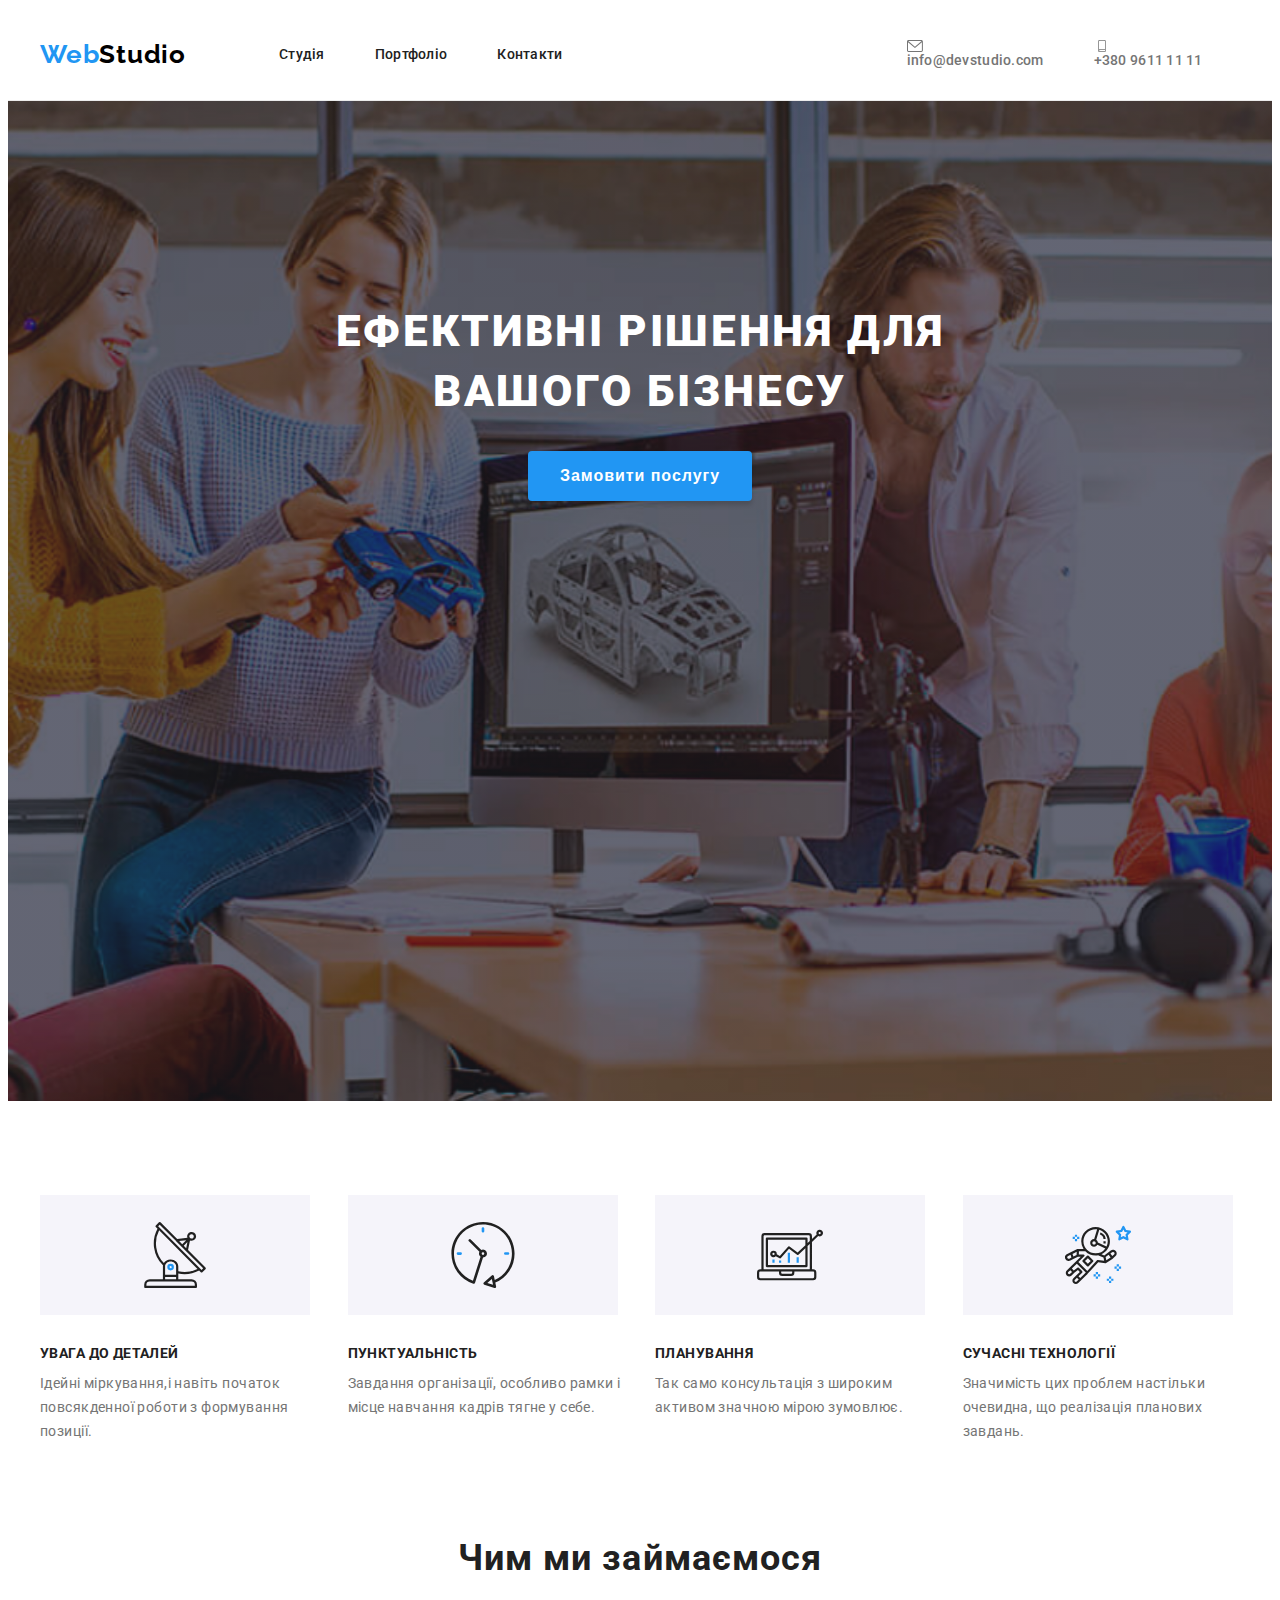
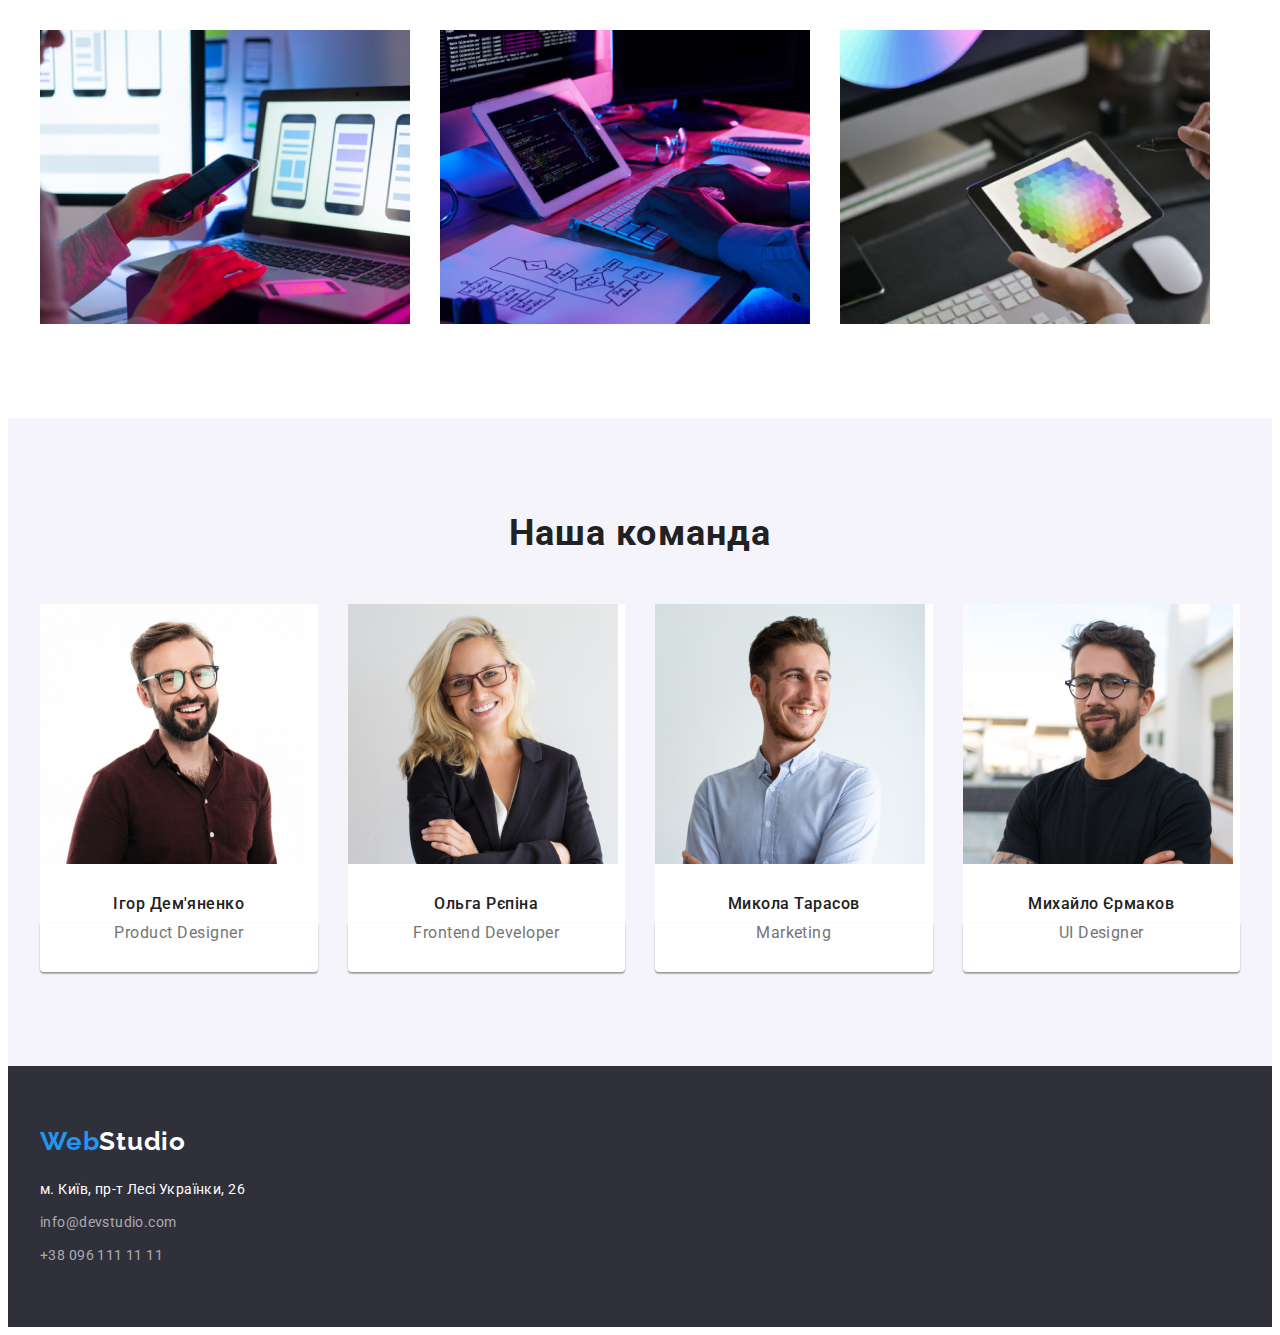
<file: index.html>
<!DOCTYPE html>
<html lang="uk">
<head>
    <meta charset="UTF-8">
    <meta http-equiv="X-UA-Compatible" content="IE=edge">
    <meta name="viewport" content="width=device-width, initial-scale=1.0">
    <title>Webstudio</title>
    <link rel="preconnect" href="https://fonts.googleapis.com">
    <link rel="preconnect" href="https://fonts.gstatic.com" crossorigin>
    <link href="https://fonts.googleapis.com/css2?family=Raleway:wght@700&family=Roboto:wght@400;500;700;900&display=swap" rel="stylesheet">
    <link rel="stylesheet" href="https://cdnjs.cloudflare.com/ajax/libs/modern-normalize/1.1.0/modern-normalize.min.css" integrity="sha512-wpPYUAdjBVSE4KJnH1VR1HeZfpl1ub8YT/NKx4PuQ5NmX2tKuGu6U/JRp5y+Y8XG2tV+wKQpNHVUX03MfMFn9Q==" crossorigin="anonymous" referrerpolicy="no-referrer" />
    <link rel="stylesheet" href="./css/style.css">
</head>
<body>
<header class="header-part">
    <div class="container header-container">
    <nav class="logo logo-container">
    <a class="header-main-part link list" href="./index.html">
        <span class="firt-part">Web</span><span class="last-part">Studio</span>
    </a>
    <ul class="nav-list list">
        <li class="header-nav-item"><a href="./index.html" class="header-nav-link link">Cтудія</a></li>
        <li class="header-nav-item"><a href="./portfolio.html" class="header-nav-link link">Портфоліо</a></li>
        <li class="header-nav-item"><a href="" class="header-nav-link link">Контакти</a></li>
    </ul>
    </nav>
    
    <ul class="header-info-list">
    <li class="header-main-list link list">
        <div class="header-info">
    <a class="header-mail-link link" 
       href="mailto:info@devstudio.com">
      <svg class="header_icon" width="16" height="12">
        <use href="./imgs/header_icon/sprite.svg#icon-email"></use>
      </svg>
      <span class="header-text">info@devstudio.com</span>
    </a>
       </div>
    <li class="header-main-list link list ">
      <a 
        class="header-tel-link link" 
        href="tel:+380961111111">
        <svg class="header_icon" width="16" height="12">
            <use href="./imgs/header_icon/sprite.svg#icon-smartphone"></use>
        </svg>
        <span class="header-text">+380 9611 11 11</span>
     </a>
    </li>
    </ul>
    </div>
</header>
<main>
     
 <section class="hero overlay">
    <div class="container">
     <h1 class="hero-main-link">Ефективні рішення для вашого бізнесу</h1>
     <button class="main-btn btn" type="button">Замовити послугу</button> 
    </div>
 </section>
 

 <section class="section-hero">
 <div  class="container">
    <h2 class="visually-hidden">Наші маркери</h2>
 <ul class="hero-list list">
    <li class="hero-head">
        <div class="hero-icon">
            <svg class="hero-svg-icon" width="66" height="70">
                <use href="./imgs/hero_icon/sprite.svg#icon-antenna-1-1"></use>
            </svg>
        </div>
        <h3 class="hero-head-item list">Увага до деталей</h3>
        <p class="hero-main-post"> Ідейні міркування,і навіть початок повсякденної роботи з формування позиції.</p>
    </li>
   
   
    <li class="hero-head">
        <div class="hero-icon">
            <svg class="hero-svg-icon" width="66" height="70">
                <use href="./imgs/hero_icon/sprite.svg#icon-clock-1"></use>
            </svg>
        </div>
        <h3 class="hero-head-item list">Пунктуальність</h3>
        <P class="hero-main-post"> Завдання організації, особливо рамки і місце навчання кадрів тягне у себе.</P>
    </li>
    
    <li class="hero-head">
        <div class="hero-icon">
            <svg class="hero-svg-icon" width="66" height="70">
                <use href="./imgs/hero_icon/sprite.svg#icon-diagram-1"></use>
            </svg>
        </div>
        <h3 class="hero-head-item list">Планування</h3>
        <p class="hero-main-post"> Так само консультація з широким активом значною мірою зумовлює.</p>
    </li>

    <li class="hero-head">
        <div class="hero-icon">
            <svg class="hero-svg-icon" width="66" height="70">
                <use href="./imgs/hero_icon/sprite.svg#icon-astronaut-1"></use>
            </svg>
        </div>
        <h3 class="hero-head-item list" >Сучасні технології</h3>
        <p class="hero-main-post">Значимість цих проблем настільки очевидна, що реалізація планових завдань.</p>
    </li>
 </ul>
 </div>
</section>

 <section class="sect-electr">
    <div class="container">
    <h2 class="hero-todo-list">Чим ми займаємося</h2>
    <ul class="hero-elem-list  list link">
        <li class="hero-electr-list list"><img src="imgs/elem/comp.jpg" alt="робота з комп'ютером" width="370"/></li>
        <li class="hero-electr-list list "><img src="imgs/elem/plan.jpg" alt="робота з телефоном" width="370"/></li>
        <li class="hero-electr-list list" ><img src="imgs/elem/tab.jpg"   alt="робота з планшетом" width="370"/></li>
    </ul>
    </div>  
</section>

<section class="section-lead">
    <div class="container">
    <h3 class="our-team-lead">Наша команда</h3>
    <ul class="list-team-lead">
        <li class="photo-team-list list">
           <img class="image-team" src="imgs/team/igor.jpg" alt=" Проджект менеджер Ігор Дем'яненко" width="270"/>
           <h3 class="team-lead-name">Ігор Дем'яненко</h3>
           <p class="team-lead-skill">Product Designer</p>
        </li>
        <li class="photo-team-list list">
            <img src="imgs/team/olga.jpg" alt="ФронтЕнд розробник Ольга Рєпіна" width="270"/>
            <h3 class="team-lead-name">Ольга Рєпіна</h3>
            <p class="team-lead-skill">Frontend Developer</p>
        </li>
        <li class="photo-team-list list">
            <img src="imgs/team/mukola.jpg" alt="Маркетолог Микола Тарасов" width="270"/>
            <h3 class="team-lead-name" >Микола Тарасов</h3>
            <p class="team-lead-skill">Marketing</p>
        </li>
        <li class="photo-team-list list">
            <img src="imgs/team/myhailo.jpg" alt="Дизайнер Михайло Єрмаков " width="270"/>
            <h3 class="team-lead-name">Михайло Єрмаков</h3>
            <p class="team-lead-skill">UI Designer</p>
        </li>
    </ul>
    </div>  
</section>
</main>



<footer class = "main-adress-footer">
    <div class="container footer-container">
    <a class="main-part list link" href="./index.html">
        <span class="firt-part list">Web</span><span class="footer-last-part list">Studio</span>
    </a>
        <adress>
            <ul class="main-adress-list link">
                <li class="footer-main-list link list"><a class="footer-loc-link link list"  href="https://goo.gl/maps/endNMve7BPjAF2EC7" targer="_blank" rel="noopener noreferrer nofolow"> м. Київ, пр-т Лесі Українки, 26</a></li> 
                <li class="footer-main-list link list"><a class="footer-mail-link link list" href="mailto:info@devstudio.com">info@devstudio.com </a></li> 
                <li class="footer-main-listlink list"><a class="footer-tel-link link list "  href="tel:+380961111111">+38 096 111 11 11</a></li> 
            </ul>
        </adress>
    </div>    
</footer>      
</body>
</html>
</file>
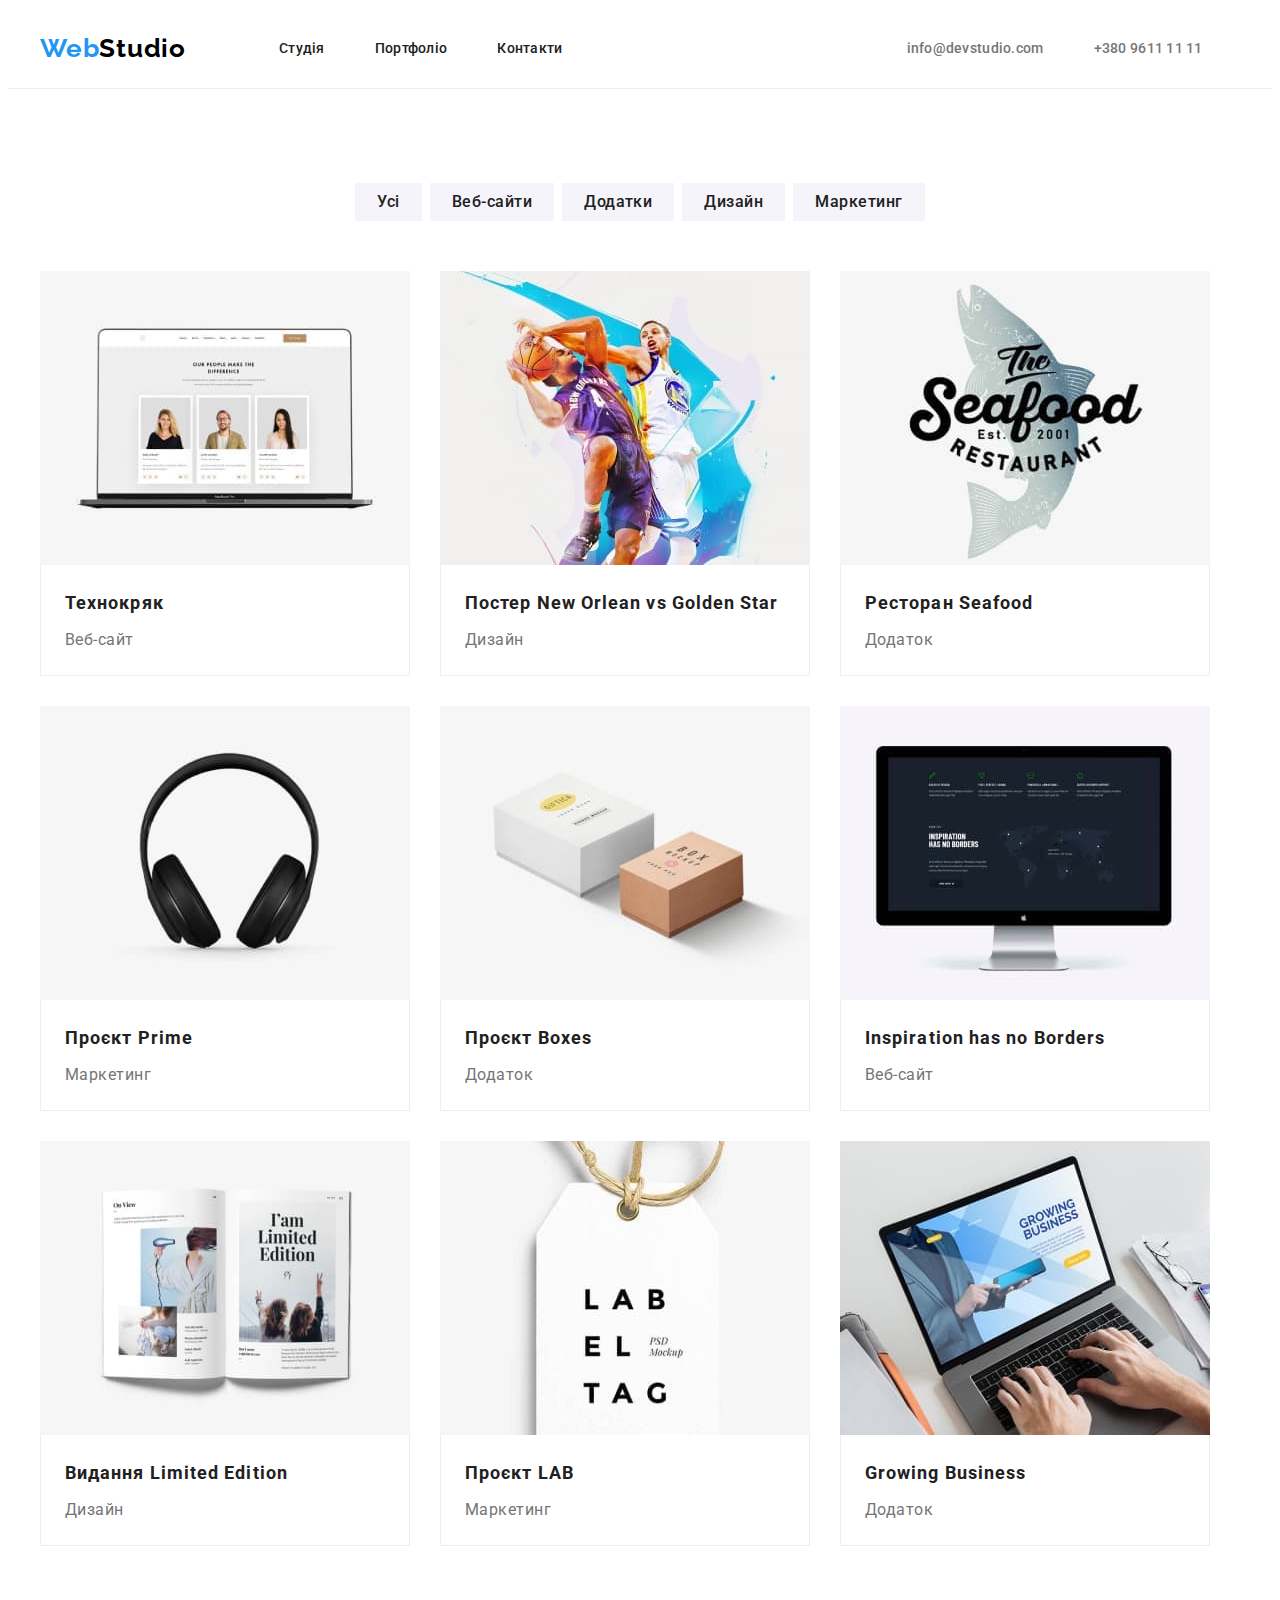
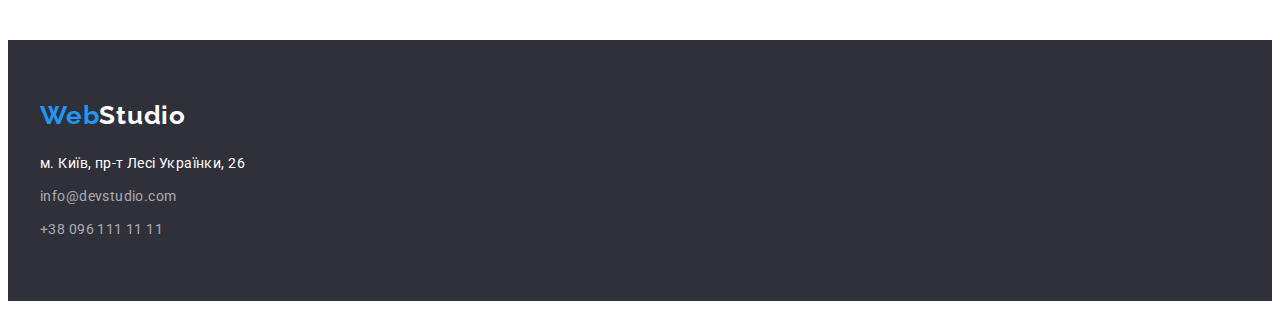
<file: portfolio.html>
<!DOCTYPE html>
<html lang="uk">
<head>
    <meta charset="UTF-8">
    <meta http-equiv="X-UA-Compatible" content="IE=edge">
    <meta name="viewport" content="width=device-width, initial-scale=1.0">
    <title>Webstudio</title>
    <link rel="preconnect" href="https://fonts.googleapis.com">
    <link rel="preconnect" href="https://fonts.gstatic.com" crossorigin>
    <link href="https://fonts.googleapis.com/css2?family=Raleway:wght@700&family=Roboto:wght@400;500;700;900&display=swap" rel="stylesheet">
    <link rel="stylesheet" href="https://cdnjs.cloudflare.com/ajax/libs/modern-normalize/1.1.0/modern-normalize.min.css" integrity="sha512-wpPYUAdjBVSE4KJnH1VR1HeZfpl1ub8YT/NKx4PuQ5NmX2tKuGu6U/JRp5y+Y8XG2tV+wKQpNHVUX03MfMFn9Q==" crossorigin="anonymous" referrerpolicy="no-referrer" />
    <link rel="stylesheet" href="./css/style.css"/>
</head>
<body>
 <header class="header-part">
        <div class="container header-container">
        <nav class="logo logo-container">
        <a class="header-main-part link list" href="./index.html">
            <span class="firt-part">Web</span><span class="last-part">Studio</span>
        </a>
        <ul class="nav-list list">
            <li class="header-nav-item"><a href="./index.html" class="header-nav-link link">Cтудія</a></li>
            <li class="header-nav-item"><a href="./portfolio.html" class="header-nav-link link">Портфоліо</a></li>
            <li class="header-nav-item"><a href="" class="header-nav-link link">Контакти</a></li>
        </ul>
        </nav>
        
        <ul class="header-info-list">
        <li class="header-main-list link list "><a class="header-mail-link link" href="mailto:info@devstudio.com">info@devstudio.com</a></li>
        <li class="header-main-list link list "><a class="header-tel-link link" href="tel:+380961111111">+380 9611 11 11</a></li>
        </ul>
        </div>
 </header>

    <main>
    <section class="main-portfolio">
        <div class="container">
        <h2 class="visually-hidden">Наші проєкти</h2>
        <ul class="portf-btn link list">
            <li class="all-botn-list"><button class="main-btn-portf btn" type="button">Усі</button></li>
            <li class="all-botn-list"><button class="main-btn-portf btn" type="button">Bеб-сайти</button></li>
            <li class="all-botn-list"><button class="main-btn-portf btn" type="button">Додатки</button></li> 
            <li class="all-botn-list"><button class="main-btn-portf btn" type="button">Дизайн</button></li>
            <li class="all-botn-list"><button class="main-btn-portf btn" type="button">Маркетинг</button></li>
        </ul>

        
        <ul class="header-prodj-list link list">
          <li class="prodj-list">
                <img class="prodj-photo-list list link" src="imgs/prodj/1.jpg" alt="Веб-сайт Технокряк" width="370"/>
            <div class="list-into">
                <h3 class="prodj-soft-type list">Технокряк</h3>
                <p class="prodj-soft-name list">Веб-сайт</p>
            </div>
         </li>

         <li>
                <img  class="prodj-photo-list list" src="imgs/prodj/2.jpg" alt="Постер Дизайн" width="370"/>
            <div class="list-into">
                <h3 class="prodj-soft-type list">Постер New Orlean vs Golden Star</h3>
                <p class="prodj-soft-name list">Дизайн</p>
            </div>
         </li>

         <li>
                <img class="prodj-photo-list  list" src="imgs/prodj/3.jpg" alt="Додаток для ресторану" width="370"/>
            <div class="list-into">
                <h3 class="prodj-soft-type list">Ресторан Seafood</h3>
                <p class="prodj-soft-name list">Додаток</p>
            </div>
            </li>

        <li>
                <img  class="prodj-photo-list link list" src="imgs/prodj/4.jpg" alt="Проєкт Прайм Маркетинг" width="370"/>
            <div class="list-into">
                <h3 class="prodj-soft-type list">Проєкт Prime</h3>
                <p class="prodj-soft-name list">Маркетинг</p>
            </div>
         </li>

         <li> 
                <img class="prodj-photo-list  list" src="imgs/prodj/5.jpg" alt="Проєкт Боксес Додаток" width="370"/>
            <div class="list-into">
                <h3 class="prodj-soft-type list">Проєкт Boxes</h3>
                <p class="prodj-soft-name list"> Додаток</p>
            </div>
            </li>

         <li>
                <img class="prodj-photo-list  list"  src="imgs/prodj/6.jpg" alt="Веб-сайт" width="370"/>
            <div class="list-into">
                <h3 class="prodj-soft-type list">Inspiration has no Borders</h3>
                <p class="prodj-soft-name list">Веб-сайт</p>
            </div>
        </li>

        <li> 
              <img class="prodj-photo-list list"  src="imgs/prodj/7.jpg" alt="Дизайн для журналу" width="370"/>
            <div class="list-into">
              <h3 class="prodj-soft-type list">Видання Limited Edition</h3>
              <p class="prodj-soft-name list">Дизайн</p>
            </div>
        </li>

         <li>
                <img  class="prodj-photo-list list" src="imgs/prodj/8.jpg" alt="Маркетинговий проєкт Лаб" width="370"/>
            <div class="list-into">
                <h3 class="prodj-soft-type list">Проєкт LAB</h3>
                <p class="prodj-soft-name list">Маркетинг</p>
            </div>
        </li>

        <li>
                <img class="prodj-photo-list list"  src="imgs/prodj/9.jpg" alt="Додаток Гроінг Бізнес" width="370"/>
            <div class="list-into">
                <h3 class="prodj-soft-type list">Growing Business</h3>
                <p class="prodj-soft-name list">Додаток</p>
            </div>
        </li>

        </ul>
 </div>
</section>
</main>

<footer class = "main-adress-footer">
    <div class="container">
    <a class="main-part list link" href="./index.html">
        <span class="firt-part list">Web</span><span class="footer-last-part list">Studio</span>
    </a>
        <adress>
            <ul class="main-adress-list link">
                <li class="footer-main-list link list"><a class="footer-loc-link link list"  href="https://goo.gl/maps/endNMve7BPjAF2EC7" targer="_blank" rel="noopener noreferrer nofolow"> м. Київ, пр-т Лесі Українки, 26</a></li> 
                <li class="footer-main-list link list"><a class="footer-mail-link link list" href="mailto:info@devstudio.com">info@devstudio.com </a></li> 
                <li class="footer-main-list link list"><a class="footer-tel-link link list "  href="tel:+380961111111">+38 096 111 11 11</a></li> 
            </ul>
        </adress>
    </div>    
</footer>   
</body>
</html>
</file>
<file: css/style.css>
/*GENERAL STYLES*/
:root{
    --primary-text-color: #212121;
    --second-text-color: #757575;
    --accent-text-color:#2196F3;

}

h1,h2,h3,h4,h5,h6,p{
    margin: 0;
}

ul{
    margin: 0;
    padding: 0;
}

img{
    display: block;
    max-width: 100%;
    height: auto;
}

body{
    font-family: 'Roboto', sans-serif;
    color:#212121;
    background-color:#ffffff;
}

.img { pointer-events: none; -moz-user-select: none; -webkit-user-select: none; -ms-user-select: none; user-select: none;}

.list{
    list-style: none;
}
.link{
    text-decoration: none;
}

.link:hover,.link:focus{
    color: var(--accent-text-color);
}

/*HEDER*/
/*стилізація hedera*/

.container{
    width: 1200px;
    margin: 0 auto;
    padding: 0 15px;
}

.header-part{
    border-bottom: 1px solid #ECECEC;
}

.header-container{
    display: flex;
    align-items: center;
} 

.logo-container{
    display: flex;
    align-items: center;

}

.header-main-part{
    margin-right: 93px;
}

.header-main-list:not(:last-child){
    padding-right: 50px;
}

.nav-list{
    display: flex;
    align-items: center;
    margin-right: 344px;
}

.header-nav-link,
.header-mail-link,
.header-tel-link {
    display: block;
    padding: 32px 0;
}


.header-nav-item:not(:last-child){
    margin-right: 50px;
}


.header-info-list{
    display: flex;
    align-items: center;
}

.header_icon{
    display: flex;
    margin-right: 10px;
    fill:#757575
}

.header-info:hover,
.header-info:focus{
    color: #2196F3;
}

/*стилізація hedera кінець*/

/*стилізація портфоліо початок*/

.main-portfolio{
    padding-top: 94px;
    padding-bottom: 94px;
}

.portf-btn{
    display: flex;
    gap: 8px;
    margin-bottom: 50px;
    justify-content: center;
   
}

.header-prodj-list{
    display: flex;
    flex-wrap: wrap;
    gap: 30px;
}

.list-into{
    padding: 20px 24px;
    border: 1px solid #EEEEEE;
    border-top: none;

}

.main-btn-portf{
    background: #F5F4FA;
    border: none;
    padding: 6px 22px;
}

.prodj-soft-type{
    margin-bottom: 4px;
}
.prodj-photo-list{
    flex-basis: calc((100% - 30px * 8)/9);

}



/*стилізація портфорлио кінець*/

.firt-part{
    font-family: 'Raleway',sans-serif;
    font-weight: 700;
    font-size: 26px;
    line-height:calc(31/26);
    letter-spacing: 0.03em;
    color: #2196F3; 
    
 }
.last-part{
    font-family: 'Raleway',sans-serif;
    font-style: normal;
    font-weight: 700;
    font-size: 26px;
    line-height:calc(31/26);
    letter-spacing: 0.03em;
    color: #000000; 
}


.header-nav-link{
    font-weight: 500;
    font-size: 14px;
    line-height:calc(16/14);
    letter-spacing: 0.02em;
    color: #212121;

}

.header-mail-link{
    font-weight: 500;
    font-size: 14px;
    line-height: 16px;
    letter-spacing: 0.02em;
    color: var(--second-text-color);

}

.header-tel-link{
 font-weight: 500;
 font-size: 14px;
 line-height:calc(16/14);
 letter-spacing: 0.02em;
 color:var(--second-text-color);
}


/*HERO*/
.hero{
    background-color: #2F303A;
    padding-top: 200px;
    padding-bottom: 200px;
}

.overlay{
    max-width: 1600px;
    height: 600px;
    margin-left: auto;
    margin-right: auto;
    outline: none;
    background-image: linear-gradient(
        to right,
        rgba(47, 48, 58, 0.4),
        rgba(47, 48, 58, 0.4)
        ),
    url(../imgs/hero/fon_hero.png);
    background-position: center;
    background-repeat: no-repeat;
    background-size: cover;
}

.hero-main-link {
   width: 696px;
   margin: 0 auto;
   margin-bottom: 30px;

 font-weight: 900;
 font-size: 44px;
 line-height:calc(60/44);
 text-align: center;
 letter-spacing: 0.06em;
 text-transform: uppercase;
 color:#FFFFFF;
}

.btn:hover, .btn:focus{
    color:#FFFFFF;
    background-color: #188CE8;
}

.btn{
    cursor: pointer;
}
.main-btn{
    padding: 10px 32px;
    display: inline-block;
    border-radius: 4px;
    border: none;
    margin: 0 auto;
    box-shadow: 0px 4px 4px rgba(0, 0, 0, 0.15);
 font-weight: 700;
 font-size: 16px;
 line-height:calc(30/16);
 display: flex;
 align-items: center;
 text-align: center;
 letter-spacing: 0.06em;
 color: #FFFFFF;
 background-color:#2196F3;
}

.visually-hidden{
    position: absolute;
    width: 1px;
    height: 1px;
    margin: -1px;
    border: 0;
    padding: 0;
        white-space: nowrap;
        clip-path: inset(100%);
        clip: rect(0 0 0 0);
        overflow: hidden;

}


/* Блок розмішення секції з описом */

.section-hero{
    padding-top: 94px;
}

.hero-head-item{
    margin-top: 30px;
}
.hero-icon{
    width: 270px;
    height: 120px;
    background-color:#F5F4FA;
    display: flex;
    align-items: center;
    justify-content: center;
}

.hero-list{
    display: flex;
    gap: 30px;
}

.hero-main-post{
    margin-top: 10px;
}

.hero-head{
    flex-basis: calc((100% - 30px * 3) / 4);
}

/*блок зі стилями для сексції з описом*/


.sect-electr{
    padding-top: 94px;
    padding-bottom: 94px;
}


.hero-head-item {
   font-weight: 700;
 font-size: 14px;
 line-height:calc(16/14);
 letter-spacing: 0.03em;
 text-transform: uppercase;
 color: #212121;
}
.hero-main-post {
 font-size: 14px;
 line-height:calc(24/14);
 letter-spacing: 0.03em;
 color: var(--second-text-color);
}

.hero-elem-list {
    margin-top: 50px;
}


.hero-todo-list {
    font-weight: 700;
    font-size: 36px;
    line-height: calc(43/36);
    text-align: center;
    letter-spacing: 0.03em;
}

.main-list-team{
    background-color:  #F5F4FA;
}

.photo-team-list{
    background-color: #FFFFFF;
}



/*Стилізація блоку з картинками*/
.hero-elem-list{
    display: flex;
    gap: 30px;
}


/*Стилізація команди*/

.section-lead {
    padding-top: 94px;
    padding-bottom: 94px;
   
}

.our-team-lead{
    margin-bottom: 50px;
}
.photo-team-list{
    flex-basis: calc((100% - 30px * 3) / 4);
}
.list-team-lead{
    display: flex;
    gap: 30px;
}

.team-lead-name{
    margin-top: 30px;
    margin-bottom: 10px;
    border-radius: 4px 0px 4px 4px

}

.team-lead-skill{
    padding-bottom: 30px;
    box-shadow: 0px 1px 3px rgba(0, 0, 0, 0.12), 0px 1px 1px rgba(0, 0, 0, 0.14), 0px 2px 1px rgba(0, 0, 0, 0.2);
    border-radius: 0px 0px 4px 4px;
}

.list-team-lead{
    flex-wrap: wrap;
}


/*кінець стилізації*/

.section-lead{
    background-color: #F5F4FA;
}
.our-team-lead{
    font-weight: 700;
    font-size: 36px;
    line-height: calc(42/36);
    text-align: center;
    letter-spacing: 0.03em;
}

.team-lead-name{
     font-weight: 500;
    font-size: 16px;
    line-height: calc(19/16);
    text-align: center;
    letter-spacing: 0.03em;
}
.team-lead-skill{
font-weight: 400;
font-size: 16px;
line-height: calc(19/16);
text-align: center;
letter-spacing: 0.03em;
color: var(--second-text-color);
}

.main-btn-portf{
    font-family: 'Roboto',sans-serif;
    font-weight: 500;
    font-size: 16px;
    line-height: 26px;
    text-align: center;
    letter-spacing: 0.03em;
    color: #212121;
    background-color: #F5F4FA;
    cursor: pointer;

}

.prodj-soft-type{
    font-weight: 700;
    font-size: 18px;
    line-height:calc(36/18);
    letter-spacing: 0.06em;
    color: var(--primary-text-color);
}

.prodj-soft-name{
    font-weight: 400;
    font-size: 16px;
    line-height: 30px;
    letter-spacing: 0.03em;
    color:var(--second-text-color);
}


/*FOOTER*/
/*Стилізація*/

.main-adress-footer{
    padding-top: 60px;
    padding-bottom: 60px;
}

.footer-container{
    display: block;
}

.main-part{
    display: block;
    margin-bottom: 20px;
}

.footer-loc-link{
    margin-top: 20px;
}

.footer-mail-link,
.footer-tel-link{
    display: block;
    margin-top: 9px;
}



/*Кінець стилізація*/

.main-adress-footer{
   background-color: #2F303A; 
}
.footer-loc-link{
 font-weight: 400;
 font-size: 14px;
 line-height: calc(24/14);
 letter-spacing: 0.03em;
 color: #FFFFFF;
 
 
}

.footer-mail-link,
.footer-tel-link{
 font-weight: 400;
 font-size: 14px;
 line-height: calc(24/14);
 letter-spacing: 0.03em;
 color:rgba(255, 255, 255, 0.6);
}

.footer-last-part{
    font-family: 'Raleway',sans-serif;
    font-style: normal;
    font-weight: 700;
    font-size: 26px;
    line-height:calc(31/26);
    letter-spacing: 0.03em;
    color:#FFFFFF;
}
</file>
